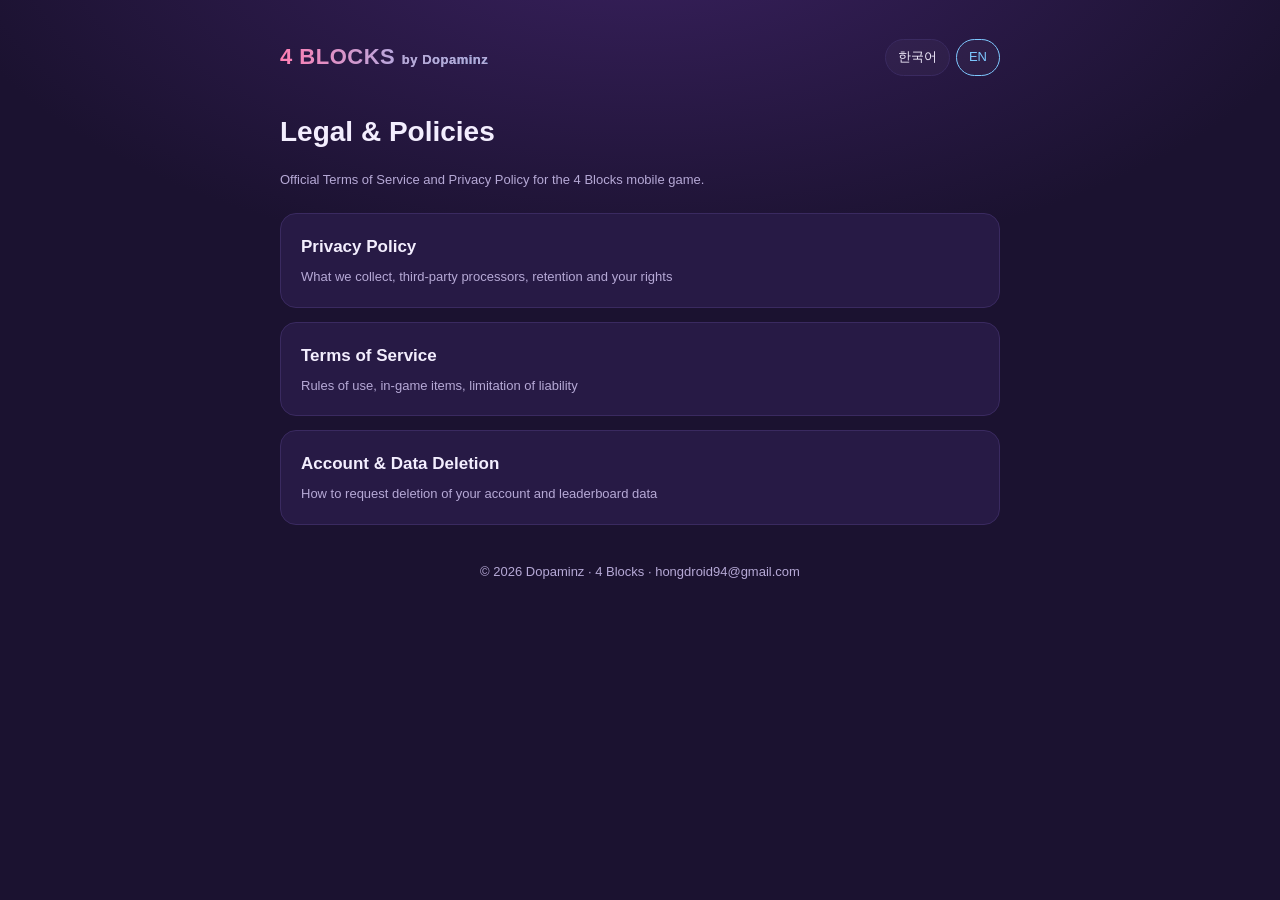
<file: index.html>
<!DOCTYPE html>
<html lang="ko">
<head>
<meta charset="utf-8">
<meta name="viewport" content="width=device-width, initial-scale=1">
<title>4 Blocks — Legal</title>
<link rel="stylesheet" href="style.css">
</head>
<body>
<div class="wrap">
  <header class="site">
    <div class="logo">4 BLOCKS <span class="sub">by Dopaminz</span></div>
    <nav>
      <span class="langswitch">
        <span class="langbtn" data-lang="ko" onclick="setLang('ko')">한국어</span>
        <span class="langbtn" data-lang="en" onclick="setLang('en')">EN</span>
      </span>
    </nav>
  </header>

  <div lang-block="ko">
    <h1>약관 및 정책</h1>
    <p class="eff">4 Blocks 모바일 게임의 공식 약관·개인정보 처리방침 안내 페이지입니다.</p>
    <div class="home-links">
      <a href="privacy.html"><div class="t">개인정보 처리방침</div><div class="d">수집·이용 항목, 제3자 처리, 보관 및 이용자 권리</div></a>
      <a href="terms.html"><div class="t">이용약관</div><div class="d">서비스 이용 규칙, 게임 내 재화, 책임의 한계</div></a>
      <a href="delete-account.html"><div class="t">계정 및 데이터 삭제</div><div class="d">계정·랭킹 데이터 삭제 요청 방법과 처리 절차</div></a>
    </div>
  </div>

  <div lang-block="en">
    <h1>Legal &amp; Policies</h1>
    <p class="eff">Official Terms of Service and Privacy Policy for the 4 Blocks mobile game.</p>
    <div class="home-links">
      <a href="privacy.html"><div class="t">Privacy Policy</div><div class="d">What we collect, third-party processors, retention and your rights</div></a>
      <a href="terms.html"><div class="t">Terms of Service</div><div class="d">Rules of use, in-game items, limitation of liability</div></a>
      <a href="delete-account.html"><div class="t">Account &amp; Data Deletion</div><div class="d">How to request deletion of your account and leaderboard data</div></a>
    </div>
  </div>

  <footer>© 2026 Dopaminz · 4 Blocks · hongdroid94@gmail.com</footer>
</div>
<script src="lang.js"></script>
</body>
</html>
</file>
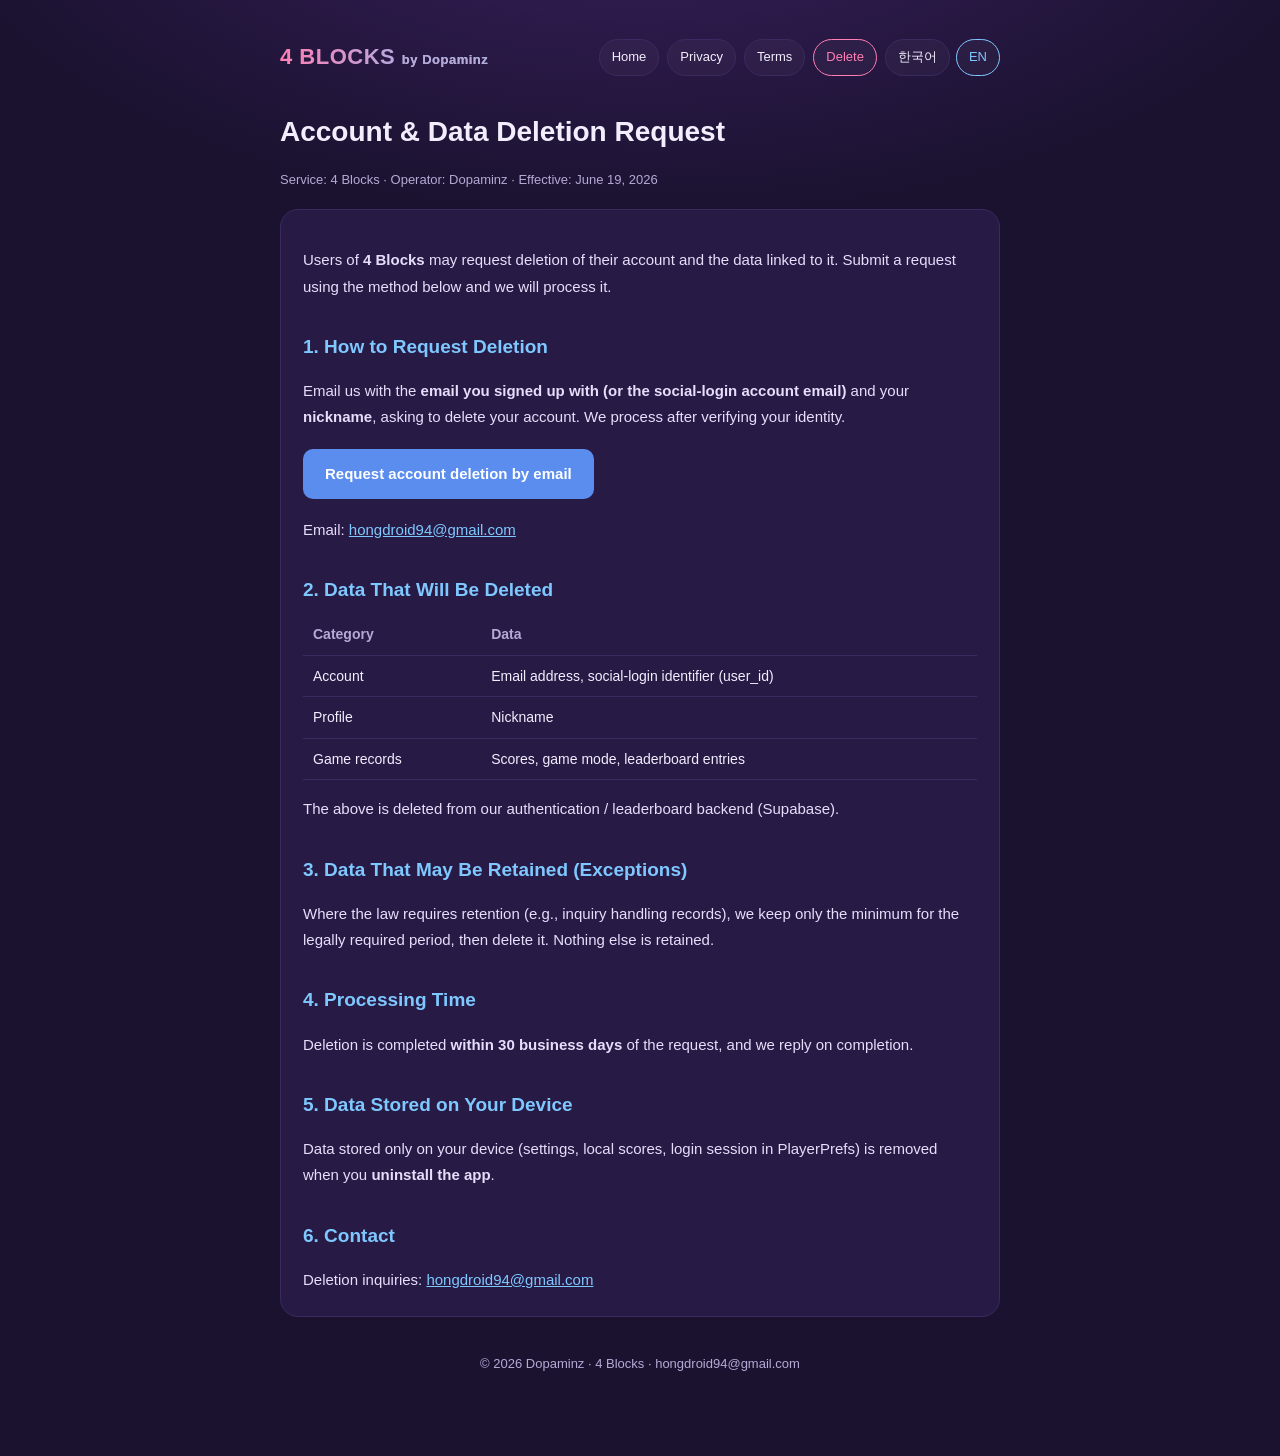
<file: delete-account.html>
<!DOCTYPE html>
<html lang="ko">
<head>
<meta charset="utf-8">
<meta name="viewport" content="width=device-width, initial-scale=1">
<title>4 Blocks — 계정 및 데이터 삭제 / Account &amp; Data Deletion</title>
<link rel="stylesheet" href="style.css">
</head>
<body>
<div class="wrap">
  <header class="site">
    <div class="logo">4 BLOCKS <span class="sub">by Dopaminz</span></div>
    <nav>
      <a href="index.html">Home</a>
      <a href="privacy.html">Privacy</a>
      <a href="terms.html">Terms</a>
      <a href="delete-account.html" class="active">Delete</a>
      <span class="langswitch">
        <span class="langbtn" data-lang="ko" onclick="setLang('ko')">한국어</span>
        <span class="langbtn" data-lang="en" onclick="setLang('en')">EN</span>
      </span>
    </nav>
  </header>

  <!-- ───────────── KOREAN ───────────── -->
  <div lang-block="ko">
    <h1>계정 및 데이터 삭제 요청</h1>
    <p class="eff">서비스명: 4 Blocks · 운영자: Dopaminz · 시행일: 2026년 6월 19일</p>

    <div class="card">
      <p><strong>4 Blocks</strong> 이용자는 본인의 계정과 계정에 연결된 데이터의 삭제를 요청할 수 있습니다. 아래 방법으로 요청해 주시면 처리해 드립니다.</p>

      <h2>1. 삭제 요청 방법</h2>
      <p>아래 이메일로 <strong>가입한 이메일(또는 로그인에 사용한 소셜 계정 이메일)</strong>과 <strong>닉네임</strong>을 적어 “계정 삭제”를 요청해 주세요. 본인 확인 후 처리합니다.</p>
      <p style="margin:18px 0">
        <a class="inline" style="display:inline-block;padding:12px 22px;border-radius:10px;background:#5b8def;color:#fff;font-weight:600;text-decoration:none"
           href="mailto:hongdroid94@gmail.com?subject=%5B4%20Blocks%5D%20%EA%B3%84%EC%A0%95%20%EC%82%AD%EC%A0%9C%20%EC%9A%94%EC%B2%AD&body=%EA%B0%80%EC%9E%85%20%EC%9D%B4%EB%A9%94%EC%9D%BC%3A%20%0A%EB%8B%89%EB%84%A4%EC%9E%84%3A%20%0A%EC%82%AD%EC%A0%9C%20%EC%82%AC%EC%9C%A0(%EC%84%A0%ED%83%9D)%3A%20">
          이메일로 계정 삭제 요청하기
        </a>
      </p>
      <p>이메일: <a class="inline" href="mailto:hongdroid94@gmail.com">hongdroid94@gmail.com</a></p>

      <h2>2. 삭제되는 데이터</h2>
      <table>
        <tr><th>구분</th><th>항목</th></tr>
        <tr><td>계정</td><td>이메일 주소, 소셜 로그인 식별자(user_id)</td></tr>
        <tr><td>프로필</td><td>닉네임</td></tr>
        <tr><td>게임 기록</td><td>점수, 게임 모드, 랭킹(리더보드) 기록</td></tr>
      </table>
      <p>위 데이터는 인증·랭킹 백엔드(Supabase)에서 삭제됩니다.</p>

      <h2>3. 보관되는 데이터(예외)</h2>
      <p>관련 법령에서 보관을 요구하는 최소한의 기록(예: 문의 대응 이력)이 있는 경우 법정 기간 동안만 보관 후 파기합니다. 그 외 보관하는 항목은 없습니다.</p>

      <h2>4. 처리 기간</h2>
      <p>요청 접수 후 <strong>영업일 기준 최대 30일 이내</strong>에 삭제를 완료하고, 완료 시 회신드립니다.</p>

      <h2>5. 기기에 저장된 데이터</h2>
      <p>설정값·로컬 점수·로그인 세션 등 기기 내부(PlayerPrefs)에만 저장된 데이터는 <strong>앱을 삭제(언인스톨)</strong>하면 함께 제거됩니다.</p>

      <h2>6. 문의</h2>
      <p>삭제 관련 문의: <a class="inline" href="mailto:hongdroid94@gmail.com">hongdroid94@gmail.com</a></p>
    </div>
  </div>

  <!-- ───────────── ENGLISH ───────────── -->
  <div lang-block="en">
    <h1>Account &amp; Data Deletion Request</h1>
    <p class="eff">Service: 4 Blocks · Operator: Dopaminz · Effective: June 19, 2026</p>

    <div class="card">
      <p>Users of <strong>4 Blocks</strong> may request deletion of their account and the data linked to it. Submit a request using the method below and we will process it.</p>

      <h2>1. How to Request Deletion</h2>
      <p>Email us with the <strong>email you signed up with (or the social-login account email)</strong> and your <strong>nickname</strong>, asking to delete your account. We process after verifying your identity.</p>
      <p style="margin:18px 0">
        <a class="inline" style="display:inline-block;padding:12px 22px;border-radius:10px;background:#5b8def;color:#fff;font-weight:600;text-decoration:none"
           href="mailto:hongdroid94@gmail.com?subject=%5B4%20Blocks%5D%20Account%20Deletion%20Request&body=Sign-up%20email%3A%20%0ANickname%3A%20%0AReason%20(optional)%3A%20">
          Request account deletion by email
        </a>
      </p>
      <p>Email: <a class="inline" href="mailto:hongdroid94@gmail.com">hongdroid94@gmail.com</a></p>

      <h2>2. Data That Will Be Deleted</h2>
      <table>
        <tr><th>Category</th><th>Data</th></tr>
        <tr><td>Account</td><td>Email address, social-login identifier (user_id)</td></tr>
        <tr><td>Profile</td><td>Nickname</td></tr>
        <tr><td>Game records</td><td>Scores, game mode, leaderboard entries</td></tr>
      </table>
      <p>The above is deleted from our authentication / leaderboard backend (Supabase).</p>

      <h2>3. Data That May Be Retained (Exceptions)</h2>
      <p>Where the law requires retention (e.g., inquiry handling records), we keep only the minimum for the legally required period, then delete it. Nothing else is retained.</p>

      <h2>4. Processing Time</h2>
      <p>Deletion is completed <strong>within 30 business days</strong> of the request, and we reply on completion.</p>

      <h2>5. Data Stored on Your Device</h2>
      <p>Data stored only on your device (settings, local scores, login session in PlayerPrefs) is removed when you <strong>uninstall the app</strong>.</p>

      <h2>6. Contact</h2>
      <p>Deletion inquiries: <a class="inline" href="mailto:hongdroid94@gmail.com">hongdroid94@gmail.com</a></p>
    </div>
  </div>

  <footer>© 2026 Dopaminz · 4 Blocks · hongdroid94@gmail.com</footer>
</div>
<script src="lang.js"></script>
</body>
</html>
</file>
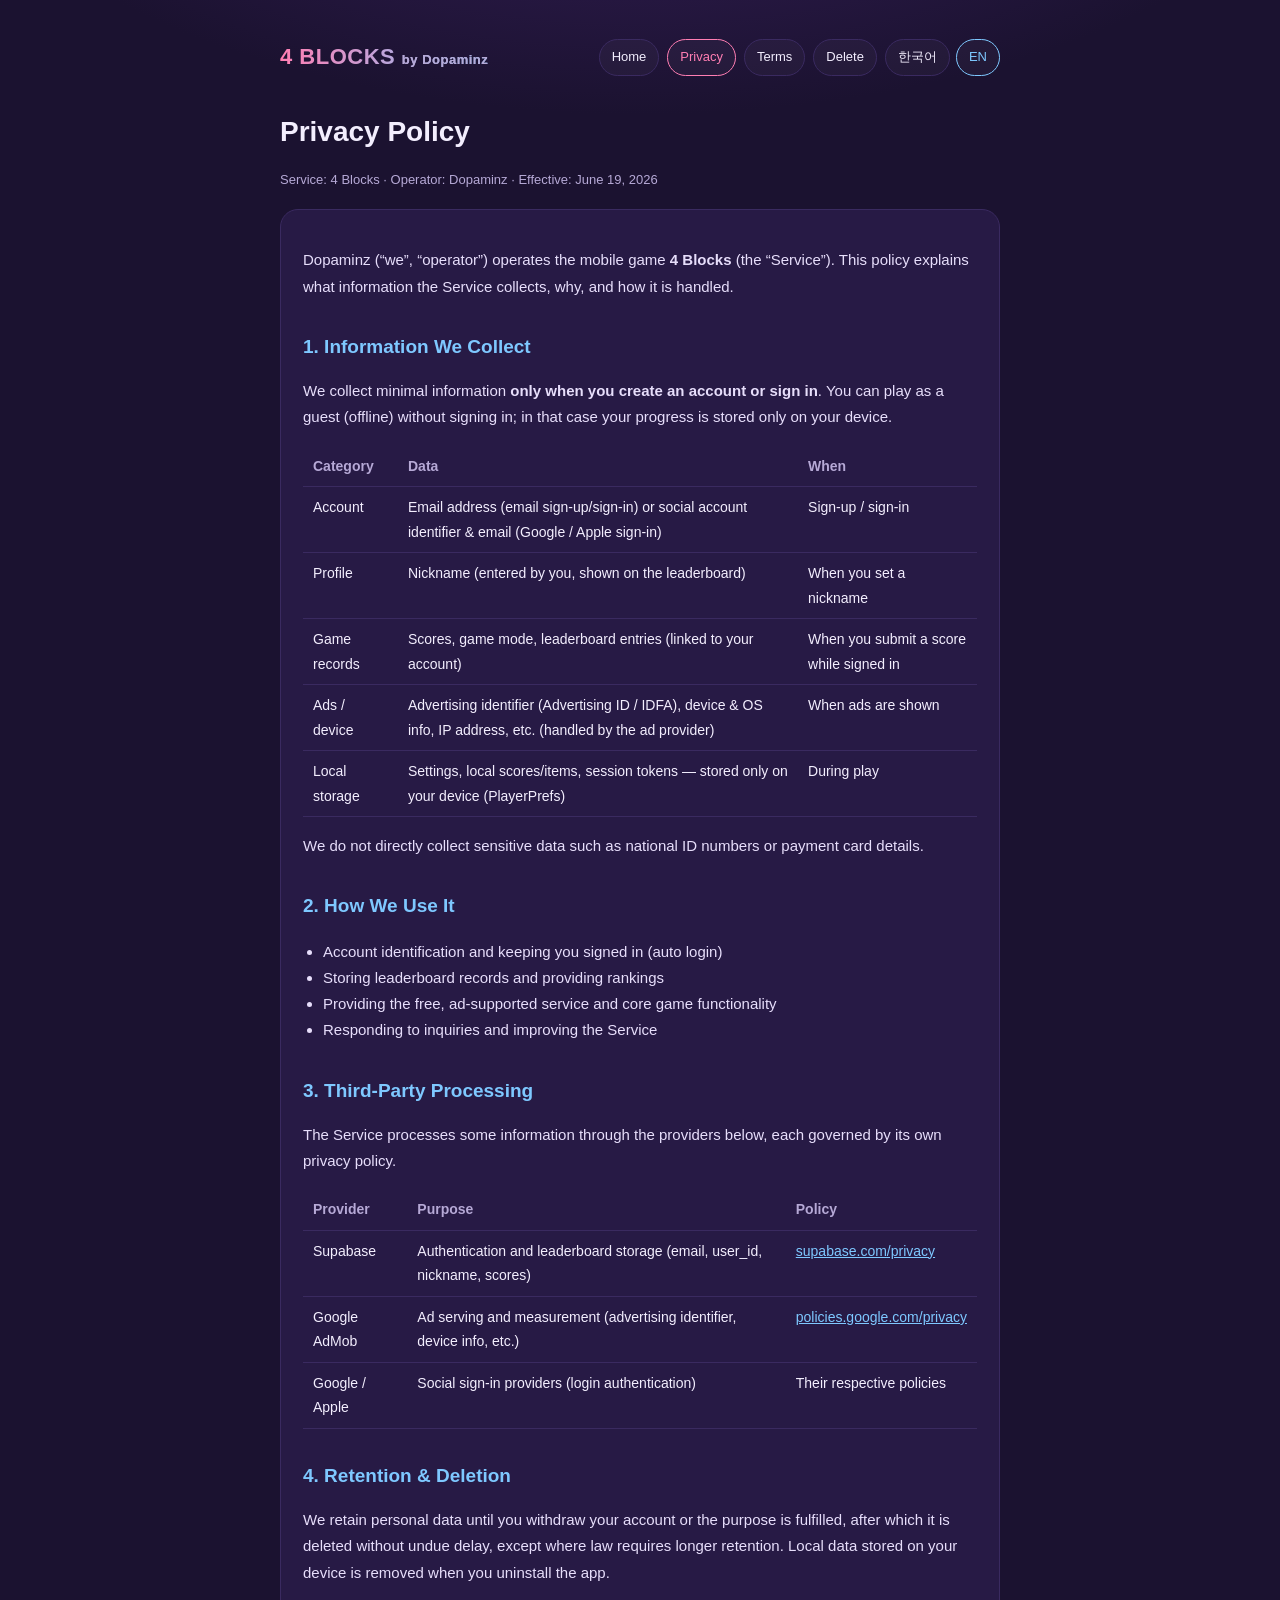
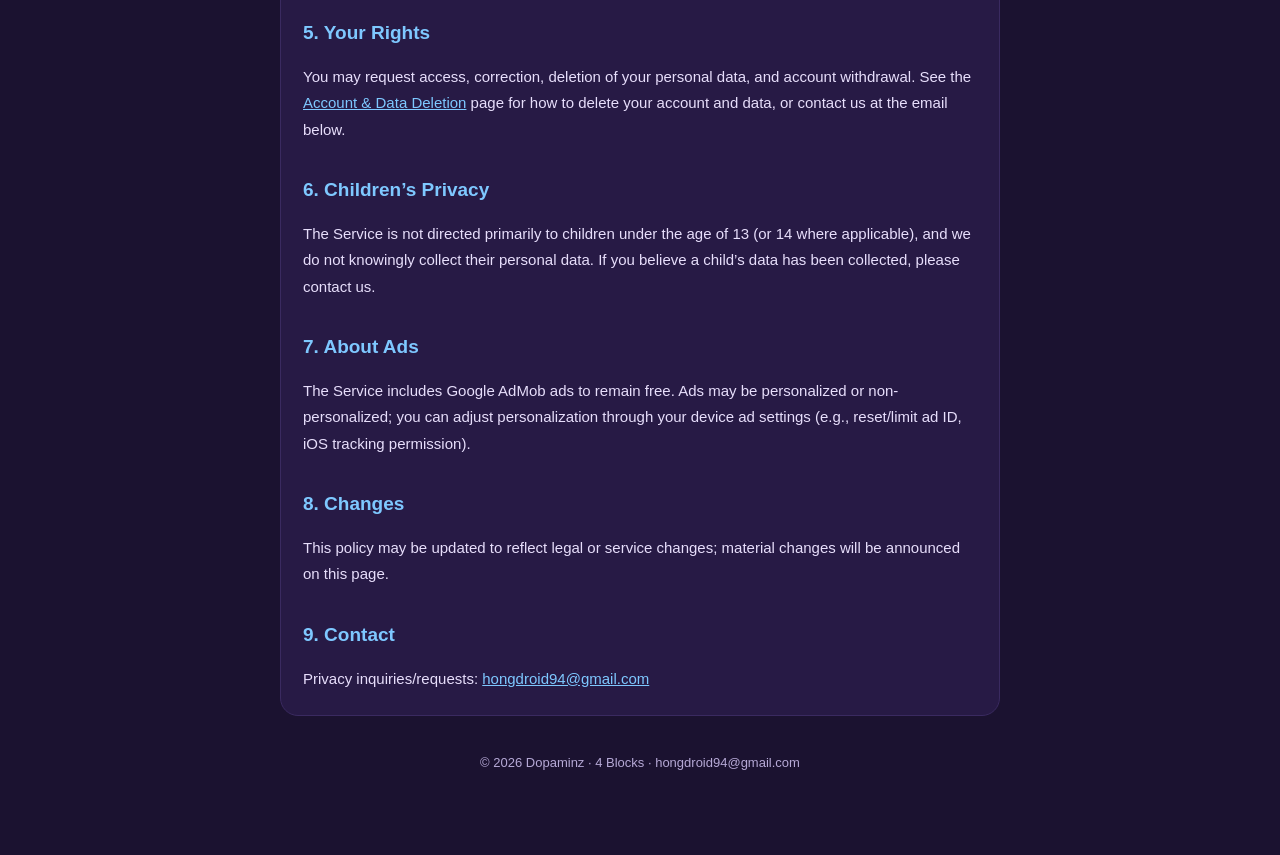
<file: privacy.html>
<!DOCTYPE html>
<html lang="ko">
<head>
<meta charset="utf-8">
<meta name="viewport" content="width=device-width, initial-scale=1">
<title>4 Blocks — 개인정보 처리방침 / Privacy Policy</title>
<link rel="stylesheet" href="style.css">
</head>
<body>
<div class="wrap">
  <header class="site">
    <div class="logo">4 BLOCKS <span class="sub">by Dopaminz</span></div>
    <nav>
      <a href="index.html">Home</a>
      <a href="privacy.html" class="active">Privacy</a>
      <a href="terms.html">Terms</a>
      <a href="delete-account.html">Delete</a>
      <span class="langswitch">
        <span class="langbtn" data-lang="ko" onclick="setLang('ko')">한국어</span>
        <span class="langbtn" data-lang="en" onclick="setLang('en')">EN</span>
      </span>
    </nav>
  </header>

  <!-- ───────────── KOREAN ───────────── -->
  <div lang-block="ko">
    <h1>개인정보 처리방침</h1>
    <p class="eff">서비스명: 4 Blocks · 운영자: Dopaminz · 시행일: 2026년 6월 19일</p>

    <div class="card">
      <p>Dopaminz(이하 “운영자”)는 모바일 게임 <strong>4 Blocks</strong>(이하 “서비스”)를 운영하며, 이용자의 개인정보를 중요하게 생각하고 관련 법령을 준수합니다. 본 방침은 서비스가 어떤 정보를 어떤 목적으로 수집·이용하는지 설명합니다.</p>

      <h2>1. 수집하는 항목</h2>
      <p>서비스는 <strong>계정을 만들거나 로그인할 때에만</strong> 최소한의 정보를 수집합니다. 로그인 없이 게스트(오프라인)로 플레이할 수 있으며, 이 경우 게임 기록은 기기에만 저장됩니다.</p>
      <table>
        <tr><th>구분</th><th>항목</th><th>수집 시점</th></tr>
        <tr><td>계정</td><td>이메일 주소(이메일 가입/로그인 시) 또는 소셜 로그인 식별자 · 이메일(Google / Apple 로그인 시)</td><td>회원가입·로그인</td></tr>
        <tr><td>프로필</td><td>닉네임(이용자가 직접 입력, 랭킹에 표시)</td><td>닉네임 설정 시</td></tr>
        <tr><td>게임 기록</td><td>점수, 게임 모드, 랭킹 기록(계정에 연결)</td><td>로그인 상태에서 점수 제출 시</td></tr>
        <tr><td>광고/기기</td><td>광고 식별자(Advertising ID / IDFA), 기기·OS 정보, IP 주소 등 (광고 제공사가 처리)</td><td>광고 노출 시</td></tr>
        <tr><td>로컬 저장</td><td>설정값, 로컬 점수·아이템, 로그인 세션 토큰 — 기기 내부(PlayerPrefs)에만 저장</td><td>플레이 중</td></tr>
      </table>
      <p>운영자는 주민등록번호, 결제 카드정보 등 민감정보를 직접 수집하지 않습니다.</p>

      <h2>2. 이용 목적</h2>
      <ul>
        <li>회원 식별 및 로그인 유지(자동 로그인)</li>
        <li>랭킹(리더보드) 기록 저장 및 순위 제공</li>
        <li>광고 기반 무료 서비스 제공 및 게임 기능 동작</li>
        <li>문의 대응 및 서비스 개선</li>
      </ul>

      <h2>3. 제3자 처리(처리위탁/제공)</h2>
      <p>서비스는 아래 외부 서비스를 통해 일부 정보를 처리합니다. 각 사업자는 자체 개인정보 정책을 따릅니다.</p>
      <table>
        <tr><th>제공처</th><th>처리 내용</th><th>정책</th></tr>
        <tr><td>Supabase</td><td>인증(로그인) 및 랭킹 데이터 저장(이메일, user_id, 닉네임, 점수)</td><td><a class="inline" href="https://supabase.com/privacy" target="_blank" rel="noopener">supabase.com/privacy</a></td></tr>
        <tr><td>Google AdMob</td><td>광고 게재 및 측정(광고 식별자, 기기 정보 등)</td><td><a class="inline" href="https://policies.google.com/privacy" target="_blank" rel="noopener">policies.google.com/privacy</a></td></tr>
        <tr><td>Google / Apple</td><td>소셜 로그인 제공자(로그인 인증)</td><td>각 사 정책</td></tr>
      </table>

      <h2>4. 보관 및 파기</h2>
      <p>개인정보는 회원 탈퇴 또는 수집·이용 목적 달성 시까지 보관하며, 그 이후 지체 없이 파기합니다. 관련 법령에서 보관을 요구하는 경우 해당 기간 동안 보관합니다. 기기에 저장된 로컬 데이터는 앱 삭제 시 함께 삭제됩니다.</p>

      <h2>5. 이용자의 권리</h2>
      <p>이용자는 자신의 개인정보에 대한 열람·정정·삭제 및 계정(회원) 탈퇴를 요청할 수 있습니다. 계정 및 데이터 삭제 방법은 <a class="inline" href="delete-account.html">계정 및 데이터 삭제 요청</a> 페이지를 참고하시거나 아래 이메일로 요청해 주세요.</p>

      <h2>6. 아동의 개인정보</h2>
      <p>본 서비스는 만 14세 미만 아동을 주 대상으로 하지 않으며, 아동의 개인정보를 고의로 수집하지 않습니다. 보호자께서 아동의 정보가 수집되었다고 판단되면 아래로 연락 주시기 바랍니다.</p>

      <h2>7. 광고에 관하여</h2>
      <p>서비스는 무료 제공을 위해 Google AdMob 광고를 포함합니다. 광고는 맞춤형(개인화) 또는 비맞춤형으로 제공될 수 있으며, 기기의 광고 설정(예: 광고 ID 재설정/추적 제한, iOS의 추적 권한)에서 개인화 정도를 조정할 수 있습니다.</p>

      <h2>8. 방침의 변경</h2>
      <p>본 방침은 법령·서비스 변경에 따라 개정될 수 있으며, 중요한 변경은 본 페이지를 통해 공지합니다.</p>

      <h2>9. 문의처</h2>
      <p>개인정보 관련 문의·요청: <a class="inline" href="mailto:hongdroid94@gmail.com">hongdroid94@gmail.com</a></p>
    </div>
  </div>

  <!-- ───────────── ENGLISH ───────────── -->
  <div lang-block="en">
    <h1>Privacy Policy</h1>
    <p class="eff">Service: 4 Blocks · Operator: Dopaminz · Effective: June 19, 2026</p>

    <div class="card">
      <p>Dopaminz (“we”, “operator”) operates the mobile game <strong>4 Blocks</strong> (the “Service”). This policy explains what information the Service collects, why, and how it is handled.</p>

      <h2>1. Information We Collect</h2>
      <p>We collect minimal information <strong>only when you create an account or sign in</strong>. You can play as a guest (offline) without signing in; in that case your progress is stored only on your device.</p>
      <table>
        <tr><th>Category</th><th>Data</th><th>When</th></tr>
        <tr><td>Account</td><td>Email address (email sign-up/sign-in) or social account identifier &amp; email (Google / Apple sign-in)</td><td>Sign-up / sign-in</td></tr>
        <tr><td>Profile</td><td>Nickname (entered by you, shown on the leaderboard)</td><td>When you set a nickname</td></tr>
        <tr><td>Game records</td><td>Scores, game mode, leaderboard entries (linked to your account)</td><td>When you submit a score while signed in</td></tr>
        <tr><td>Ads / device</td><td>Advertising identifier (Advertising ID / IDFA), device &amp; OS info, IP address, etc. (handled by the ad provider)</td><td>When ads are shown</td></tr>
        <tr><td>Local storage</td><td>Settings, local scores/items, session tokens — stored only on your device (PlayerPrefs)</td><td>During play</td></tr>
      </table>
      <p>We do not directly collect sensitive data such as national ID numbers or payment card details.</p>

      <h2>2. How We Use It</h2>
      <ul>
        <li>Account identification and keeping you signed in (auto login)</li>
        <li>Storing leaderboard records and providing rankings</li>
        <li>Providing the free, ad-supported service and core game functionality</li>
        <li>Responding to inquiries and improving the Service</li>
      </ul>

      <h2>3. Third-Party Processing</h2>
      <p>The Service processes some information through the providers below, each governed by its own privacy policy.</p>
      <table>
        <tr><th>Provider</th><th>Purpose</th><th>Policy</th></tr>
        <tr><td>Supabase</td><td>Authentication and leaderboard storage (email, user_id, nickname, scores)</td><td><a class="inline" href="https://supabase.com/privacy" target="_blank" rel="noopener">supabase.com/privacy</a></td></tr>
        <tr><td>Google AdMob</td><td>Ad serving and measurement (advertising identifier, device info, etc.)</td><td><a class="inline" href="https://policies.google.com/privacy" target="_blank" rel="noopener">policies.google.com/privacy</a></td></tr>
        <tr><td>Google / Apple</td><td>Social sign-in providers (login authentication)</td><td>Their respective policies</td></tr>
      </table>

      <h2>4. Retention &amp; Deletion</h2>
      <p>We retain personal data until you withdraw your account or the purpose is fulfilled, after which it is deleted without undue delay, except where law requires longer retention. Local data stored on your device is removed when you uninstall the app.</p>

      <h2>5. Your Rights</h2>
      <p>You may request access, correction, deletion of your personal data, and account withdrawal. See the <a class="inline" href="delete-account.html">Account &amp; Data Deletion</a> page for how to delete your account and data, or contact us at the email below.</p>

      <h2>6. Children’s Privacy</h2>
      <p>The Service is not directed primarily to children under the age of 13 (or 14 where applicable), and we do not knowingly collect their personal data. If you believe a child’s data has been collected, please contact us.</p>

      <h2>7. About Ads</h2>
      <p>The Service includes Google AdMob ads to remain free. Ads may be personalized or non-personalized; you can adjust personalization through your device ad settings (e.g., reset/limit ad ID, iOS tracking permission).</p>

      <h2>8. Changes</h2>
      <p>This policy may be updated to reflect legal or service changes; material changes will be announced on this page.</p>

      <h2>9. Contact</h2>
      <p>Privacy inquiries/requests: <a class="inline" href="mailto:hongdroid94@gmail.com">hongdroid94@gmail.com</a></p>
    </div>
  </div>

  <footer>© 2026 Dopaminz · 4 Blocks · hongdroid94@gmail.com</footer>
</div>
<script src="lang.js"></script>
</body>
</html>
</file>
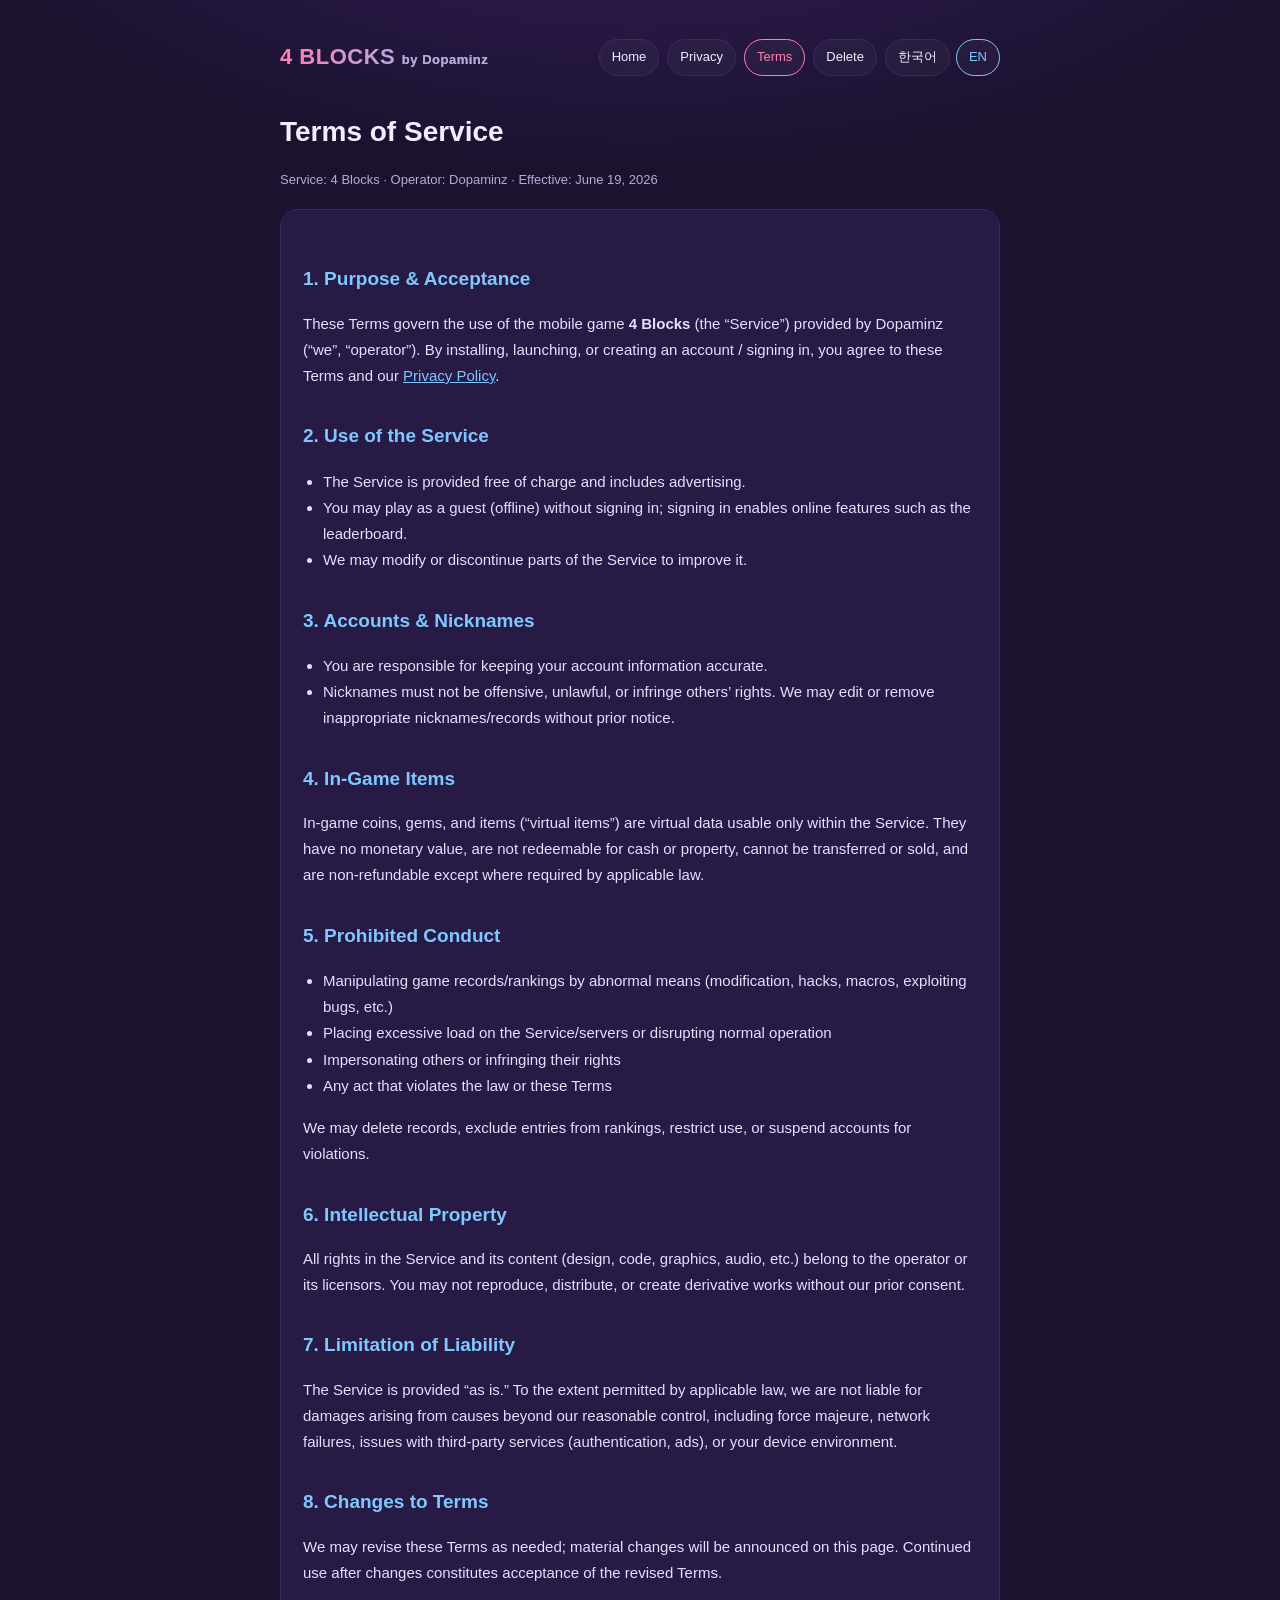
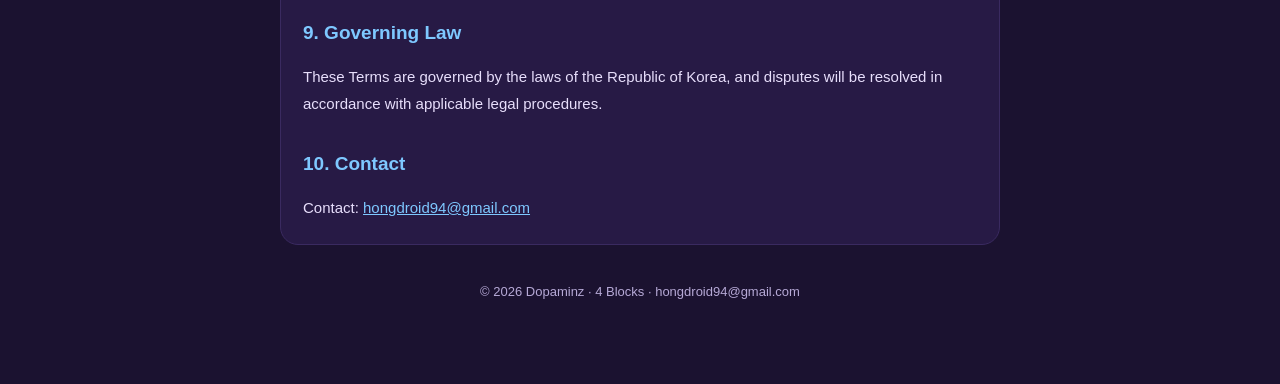
<file: terms.html>
<!DOCTYPE html>
<html lang="ko">
<head>
<meta charset="utf-8">
<meta name="viewport" content="width=device-width, initial-scale=1">
<title>4 Blocks — 이용약관 / Terms of Service</title>
<link rel="stylesheet" href="style.css">
</head>
<body>
<div class="wrap">
  <header class="site">
    <div class="logo">4 BLOCKS <span class="sub">by Dopaminz</span></div>
    <nav>
      <a href="index.html">Home</a>
      <a href="privacy.html">Privacy</a>
      <a href="terms.html" class="active">Terms</a>
      <a href="delete-account.html">Delete</a>
      <span class="langswitch">
        <span class="langbtn" data-lang="ko" onclick="setLang('ko')">한국어</span>
        <span class="langbtn" data-lang="en" onclick="setLang('en')">EN</span>
      </span>
    </nav>
  </header>

  <!-- ───────────── KOREAN ───────────── -->
  <div lang-block="ko">
    <h1>이용약관</h1>
    <p class="eff">서비스명: 4 Blocks · 운영자: Dopaminz · 시행일: 2026년 6월 19일</p>

    <div class="card">
      <h2>제1조 (목적 및 동의)</h2>
      <p>본 약관은 Dopaminz(이하 “운영자”)가 제공하는 모바일 게임 <strong>4 Blocks</strong>(이하 “서비스”)의 이용 조건을 정합니다. 이용자가 서비스를 설치·실행하거나 계정을 생성·로그인하면 본 약관 및 <a class="inline" href="privacy.html">개인정보 처리방침</a>에 동의한 것으로 봅니다.</p>

      <h2>제2조 (서비스 이용)</h2>
      <ul>
        <li>서비스는 무료로 제공되며, 광고를 포함합니다.</li>
        <li>로그인 없이 게스트(오프라인)로 플레이할 수 있고, 로그인 시 랭킹 등 온라인 기능을 이용할 수 있습니다.</li>
        <li>운영자는 서비스의 내용·기능을 개선을 위해 변경하거나 일부를 중단할 수 있습니다.</li>
      </ul>

      <h2>제3조 (계정과 닉네임)</h2>
      <ul>
        <li>이용자는 정확한 정보로 계정을 유지할 책임이 있습니다.</li>
        <li>닉네임은 타인에게 모욕적·불법적이거나 타인의 권리를 침해하는 표현을 사용할 수 없습니다. 운영자는 부적절한 닉네임·기록을 사전 통지 없이 수정·삭제할 수 있습니다.</li>
      </ul>

      <h2>제4조 (게임 내 재화)</h2>
      <p>게임 내 코인·젬·아이템 등(이하 “게임 재화”)은 서비스 내에서만 사용되는 가상의 데이터로, 현금 가치가 없으며 현금·재산으로 환급되지 않습니다. 게임 재화는 양도·판매할 수 없으며, 관련 법령이 정한 경우를 제외하고 환불 대상이 아닙니다.</p>

      <h2>제5조 (금지 행위)</h2>
      <ul>
        <li>비정상적인 방법(변조, 핵, 매크로, 버그 악용 등)으로 게임 기록·랭킹을 조작하는 행위</li>
        <li>서비스·서버에 과도한 부하를 유발하거나 정상 운영을 방해하는 행위</li>
        <li>타인의 계정 도용 또는 권리 침해</li>
        <li>법령 또는 본 약관에 위반되는 행위</li>
      </ul>
      <p>위반 시 운영자는 기록 삭제, 랭킹 제외, 이용 제한 또는 계정 정지 등의 조치를 할 수 있습니다.</p>

      <h2>제6조 (지식재산권)</h2>
      <p>서비스 및 그 콘텐츠(디자인, 코드, 그래픽, 음향 등)에 대한 권리는 운영자 또는 정당한 권리자에게 있습니다. 이용자는 운영자의 사전 동의 없이 이를 복제·배포·2차적 저작물 작성 등에 이용할 수 없습니다.</p>

      <h2>제7조 (책임의 한계)</h2>
      <p>서비스는 “있는 그대로(as is)” 제공됩니다. 운영자는 천재지변, 통신 장애, 제3자 서비스(인증·광고 등)의 문제, 이용자 기기 환경 등 운영자의 합리적 통제를 벗어난 사유로 인한 손해에 대해 관련 법령이 허용하는 범위 내에서 책임을 지지 않습니다.</p>

      <h2>제8조 (약관의 변경)</h2>
      <p>운영자는 필요 시 본 약관을 개정할 수 있으며, 중요한 변경은 본 페이지를 통해 공지합니다. 변경 후에도 서비스를 계속 이용하면 개정 약관에 동의한 것으로 봅니다.</p>

      <h2>제9조 (준거법 및 분쟁)</h2>
      <p>본 약관은 대한민국 법률에 따르며, 서비스 이용과 관련한 분쟁은 관련 법령이 정한 절차에 따라 해결합니다.</p>

      <h2>제10조 (문의)</h2>
      <p>문의: <a class="inline" href="mailto:hongdroid94@gmail.com">hongdroid94@gmail.com</a></p>
    </div>
  </div>

  <!-- ───────────── ENGLISH ───────────── -->
  <div lang-block="en">
    <h1>Terms of Service</h1>
    <p class="eff">Service: 4 Blocks · Operator: Dopaminz · Effective: June 19, 2026</p>

    <div class="card">
      <h2>1. Purpose &amp; Acceptance</h2>
      <p>These Terms govern the use of the mobile game <strong>4 Blocks</strong> (the “Service”) provided by Dopaminz (“we”, “operator”). By installing, launching, or creating an account / signing in, you agree to these Terms and our <a class="inline" href="privacy.html">Privacy Policy</a>.</p>

      <h2>2. Use of the Service</h2>
      <ul>
        <li>The Service is provided free of charge and includes advertising.</li>
        <li>You may play as a guest (offline) without signing in; signing in enables online features such as the leaderboard.</li>
        <li>We may modify or discontinue parts of the Service to improve it.</li>
      </ul>

      <h2>3. Accounts &amp; Nicknames</h2>
      <ul>
        <li>You are responsible for keeping your account information accurate.</li>
        <li>Nicknames must not be offensive, unlawful, or infringe others’ rights. We may edit or remove inappropriate nicknames/records without prior notice.</li>
      </ul>

      <h2>4. In-Game Items</h2>
      <p>In-game coins, gems, and items (“virtual items”) are virtual data usable only within the Service. They have no monetary value, are not redeemable for cash or property, cannot be transferred or sold, and are non-refundable except where required by applicable law.</p>

      <h2>5. Prohibited Conduct</h2>
      <ul>
        <li>Manipulating game records/rankings by abnormal means (modification, hacks, macros, exploiting bugs, etc.)</li>
        <li>Placing excessive load on the Service/servers or disrupting normal operation</li>
        <li>Impersonating others or infringing their rights</li>
        <li>Any act that violates the law or these Terms</li>
      </ul>
      <p>We may delete records, exclude entries from rankings, restrict use, or suspend accounts for violations.</p>

      <h2>6. Intellectual Property</h2>
      <p>All rights in the Service and its content (design, code, graphics, audio, etc.) belong to the operator or its licensors. You may not reproduce, distribute, or create derivative works without our prior consent.</p>

      <h2>7. Limitation of Liability</h2>
      <p>The Service is provided “as is.” To the extent permitted by applicable law, we are not liable for damages arising from causes beyond our reasonable control, including force majeure, network failures, issues with third-party services (authentication, ads), or your device environment.</p>

      <h2>8. Changes to Terms</h2>
      <p>We may revise these Terms as needed; material changes will be announced on this page. Continued use after changes constitutes acceptance of the revised Terms.</p>

      <h2>9. Governing Law</h2>
      <p>These Terms are governed by the laws of the Republic of Korea, and disputes will be resolved in accordance with applicable legal procedures.</p>

      <h2>10. Contact</h2>
      <p>Contact: <a class="inline" href="mailto:hongdroid94@gmail.com">hongdroid94@gmail.com</a></p>
    </div>
  </div>

  <footer>© 2026 Dopaminz · 4 Blocks · hongdroid94@gmail.com</footer>
</div>
<script src="lang.js"></script>
</body>
</html>
</file>
<file: style.css>
:root {
  --bg: #1b1230;
  --card: #271a45;
  --accent: #ff7eb3;
  --accent2: #7ec8ff;
  --text: #f3eefe;
  --muted: #b6a9d6;
  --line: #3a2a60;
}
* { box-sizing: border-box; }
html { -webkit-text-size-adjust: 100%; }
body {
  margin: 0;
  font-family: -apple-system, BlinkMacSystemFont, "Segoe UI", Roboto, "Apple SD Gothic Neo", "Noto Sans KR", sans-serif;
  background: radial-gradient(1200px 600px at 50% -10%, #3a2160 0%, var(--bg) 60%);
  color: var(--text);
  line-height: 1.75;
  min-height: 100vh;
}
.wrap { max-width: 760px; margin: 0 auto; padding: 28px 20px 80px; }
header.site {
  display: flex; align-items: center; gap: 12px;
  padding: 10px 0 22px; flex-wrap: wrap;
}
.logo {
  font-weight: 800; font-size: 22px; letter-spacing: .5px;
  background: linear-gradient(90deg, var(--accent), var(--accent2));
  -webkit-background-clip: text; background-clip: text; color: transparent;
}
.logo .sub { color: var(--muted); font-weight: 600; font-size: 13px; -webkit-text-fill-color: var(--muted); }
nav { margin-left: auto; display: flex; gap: 8px; flex-wrap: wrap; }
nav a, .langbtn {
  font-size: 13px; color: var(--text); text-decoration: none;
  border: 1px solid var(--line); padding: 6px 12px; border-radius: 999px;
  background: rgba(255,255,255,.03); cursor: pointer;
}
nav a.active { border-color: var(--accent); color: var(--accent); }
.langbtn.active { border-color: var(--accent2); color: var(--accent2); }
.langswitch { display: inline-flex; gap: 6px; }
h1 { font-size: 28px; margin: 8px 0 4px; }
h2 { font-size: 19px; margin: 30px 0 8px; color: var(--accent2); }
.eff { color: var(--muted); font-size: 13px; margin-bottom: 18px; }
.card {
  background: var(--card); border: 1px solid var(--line);
  border-radius: 18px; padding: 22px 22px 8px; margin-top: 16px;
}
p, li { color: #e7defb; font-size: 15px; }
a.inline { color: var(--accent2); }
ul { padding-left: 20px; }
table { width: 100%; border-collapse: collapse; margin: 8px 0 16px; font-size: 14px; }
th, td { text-align: left; padding: 8px 10px; border-bottom: 1px solid var(--line); vertical-align: top; }
th { color: var(--muted); font-weight: 600; }
footer { color: var(--muted); font-size: 13px; margin-top: 36px; text-align: center; }
.home-links { display: grid; gap: 14px; margin-top: 22px; }
.home-links a {
  display: block; text-decoration: none; color: var(--text);
  background: var(--card); border: 1px solid var(--line); border-radius: 16px;
  padding: 18px 20px; transition: border-color .15s, transform .15s;
}
.home-links a:hover { border-color: var(--accent); transform: translateY(-2px); }
.home-links .t { font-weight: 700; font-size: 17px; }
.home-links .d { color: var(--muted); font-size: 13px; margin-top: 4px; }
[lang-block] { display: none; }
[lang-block].show { display: block; }
</file>
